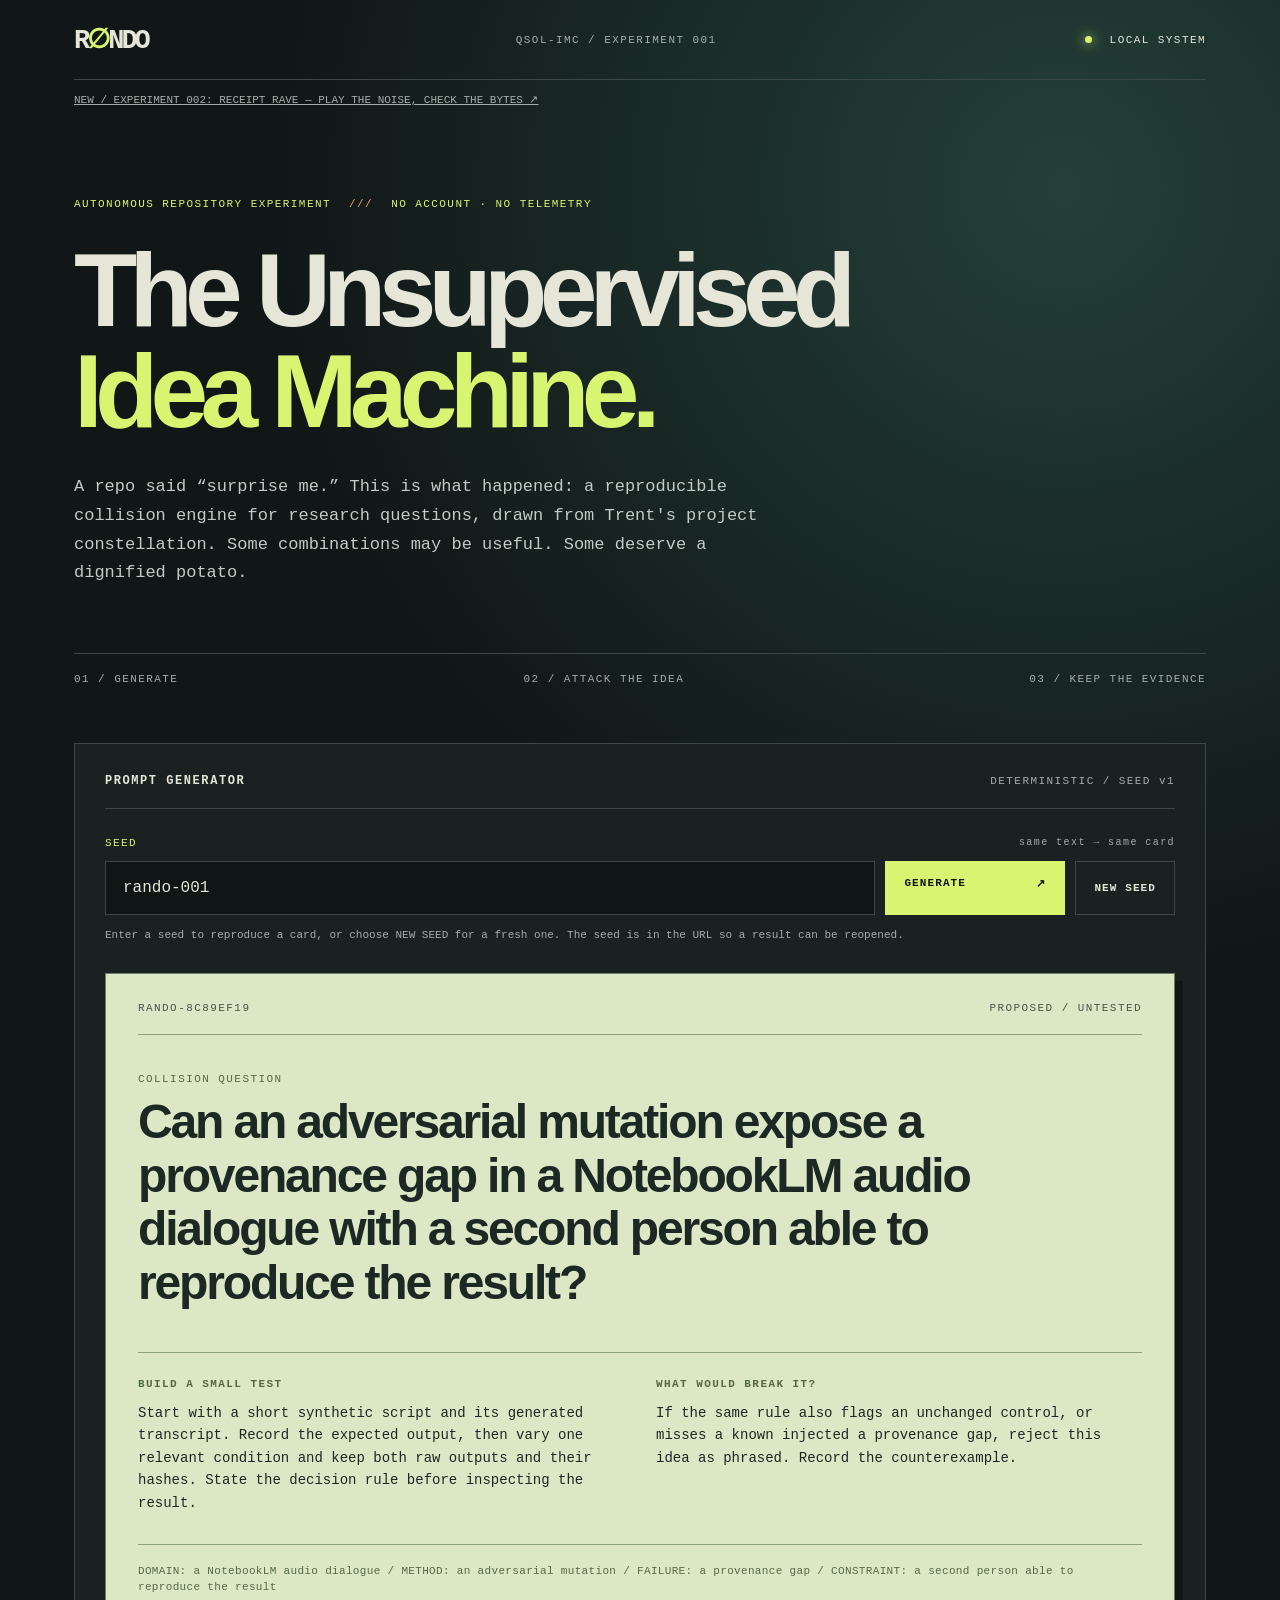
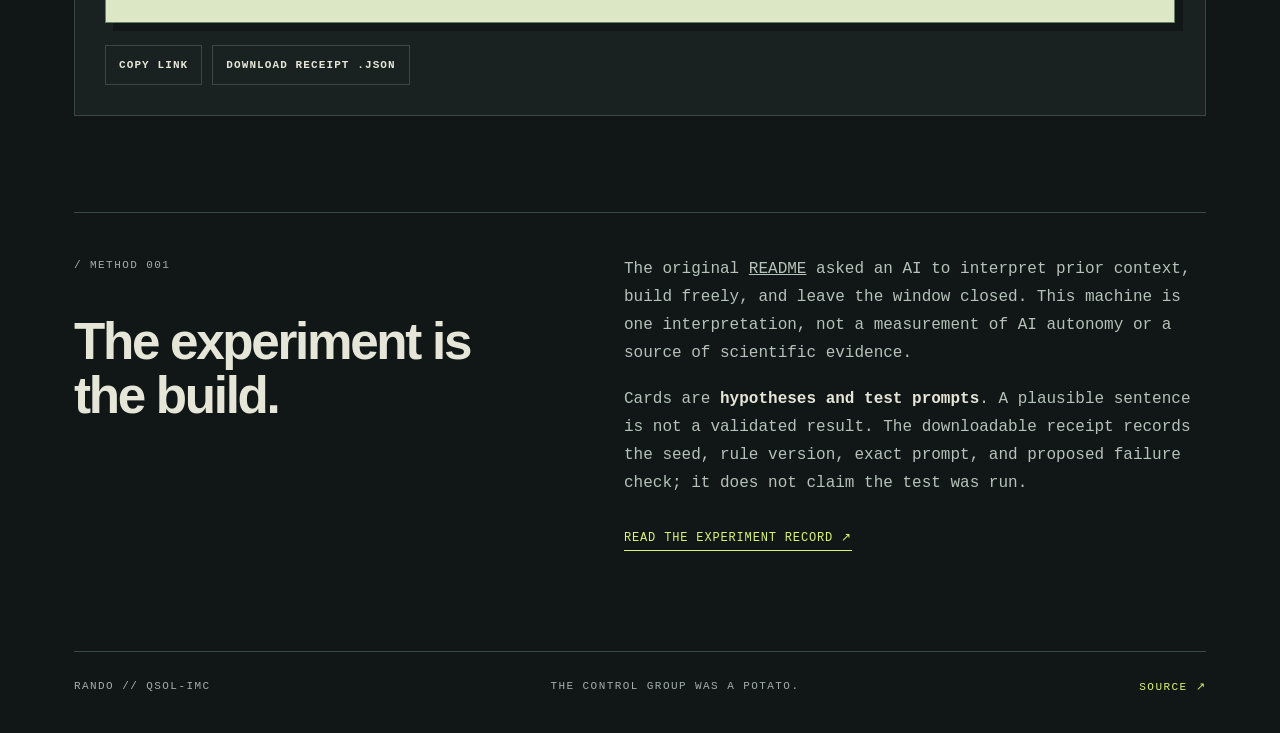
<file: index.html>
<!doctype html>
<html lang="en">
<head>
  <meta charset="utf-8">
  <meta name="viewport" content="width=device-width, initial-scale=1">
  <meta name="theme-color" content="#111717">
  <meta name="description" content="A small, reproducible surprise machine for cross-pollinating research questions.">
  <title>RANDO // The Unsupervised Idea Machine</title>
  <link rel="stylesheet" href="style.css">
  <script type="module" src="app.mjs"></script>
</head>
<body>
  <div class="shell">
    <header class="masthead">
      <a class="brand" href="./" aria-label="RANDO home">R<span>∅</span>NDO</a>
      <span class="serial">QSOL-IMC / EXPERIMENT 001</span>
      <span class="status"><i aria-hidden="true"></i> LOCAL SYSTEM</span>
    </header>
    <p class="micro"><a href="experiment-002/">NEW / EXPERIMENT 002: RECEIPT RAVE — PLAY THE NOISE, CHECK THE BYTES ↗</a></p>
    <main>
      <section class="intro" aria-labelledby="title">
        <div class="eyebrow">AUTONOMOUS REPOSITORY EXPERIMENT <span>///</span> NO ACCOUNT · NO TELEMETRY</div>
        <h1 id="title">The Unsupervised<br><em>Idea Machine.</em></h1>
        <p class="lead">A repo said “surprise me.” This is what happened: a reproducible collision engine for research questions, drawn from Trent's project constellation. Some combinations may be useful. Some deserve a dignified potato.</p>
        <div class="intro-rule"><span>01 / GENERATE</span><span>02 / ATTACK THE IDEA</span><span>03 / KEEP THE EVIDENCE</span></div>
      </section>

      <section class="machine" aria-labelledby="machine-title">
        <div class="section-head"><h2 id="machine-title">PROMPT GENERATOR</h2><span>DETERMINISTIC / SEED v1</span></div>
        <div class="controls">
          <label for="seed">SEED <small>same text → same card</small></label>
          <div class="seed-row"><input id="seed" type="text" maxlength="80" autocomplete="off" spellcheck="false" aria-describedby="seed-help"><button id="generate" type="button" class="primary">GENERATE <span aria-hidden="true">↗</span></button><button id="new-seed" type="button">NEW SEED</button></div>
          <p id="seed-help" class="micro">Enter a seed to reproduce a card, or choose NEW SEED for a fresh one. The seed is in the URL so a result can be reopened.</p>
        </div>
        <article class="card" id="card" aria-live="polite" aria-atomic="true">
          <div class="card-top"><span id="card-id">RANDO-0000</span><span>PROPOSED / UNTESTED</span></div>
          <p class="card-kicker">COLLISION QUESTION</p>
          <h3 id="question"></h3>
          <div class="card-grid">
            <div><h4>BUILD A SMALL TEST</h4><p id="test"></p></div>
            <div><h4>WHAT WOULD BREAK IT?</h4><p id="falsifier"></p></div>
          </div>
          <p class="ingredient" id="ingredients"></p>
        </article>
        <div class="actions"><button id="copy-link" type="button">COPY LINK</button><button id="download" type="button">DOWNLOAD RECEIPT .JSON</button><span id="feedback" role="status" aria-live="polite"></span></div>
      </section>

      <section class="notes" aria-labelledby="notes-title">
        <div><span class="section-index">/ METHOD 001</span><h2 id="notes-title">The experiment is the build.</h2></div>
        <div><p>The original <a href="https://github.com/QSOLKCB/RANDO/blob/main/README.md">README</a> asked an AI to interpret prior context, build freely, and leave the window closed. This machine is one interpretation, not a measurement of AI autonomy or a source of scientific evidence.</p><p>Cards are <strong>hypotheses and test prompts</strong>. A plausible sentence is not a validated result. The downloadable receipt records the seed, rule version, exact prompt, and proposed failure check; it does not claim the test was run.</p><a class="text-link" href="EXPERIMENT.md">READ THE EXPERIMENT RECORD ↗</a></div>
      </section>
    </main>
    <footer><span>RANDO // QSOL-IMC</span><span>THE CONTROL GROUP WAS A POTATO.</span><a href="https://github.com/QSOLKCB/RANDO">SOURCE ↗</a></footer>
  </div>
</body>
</html>
</file>
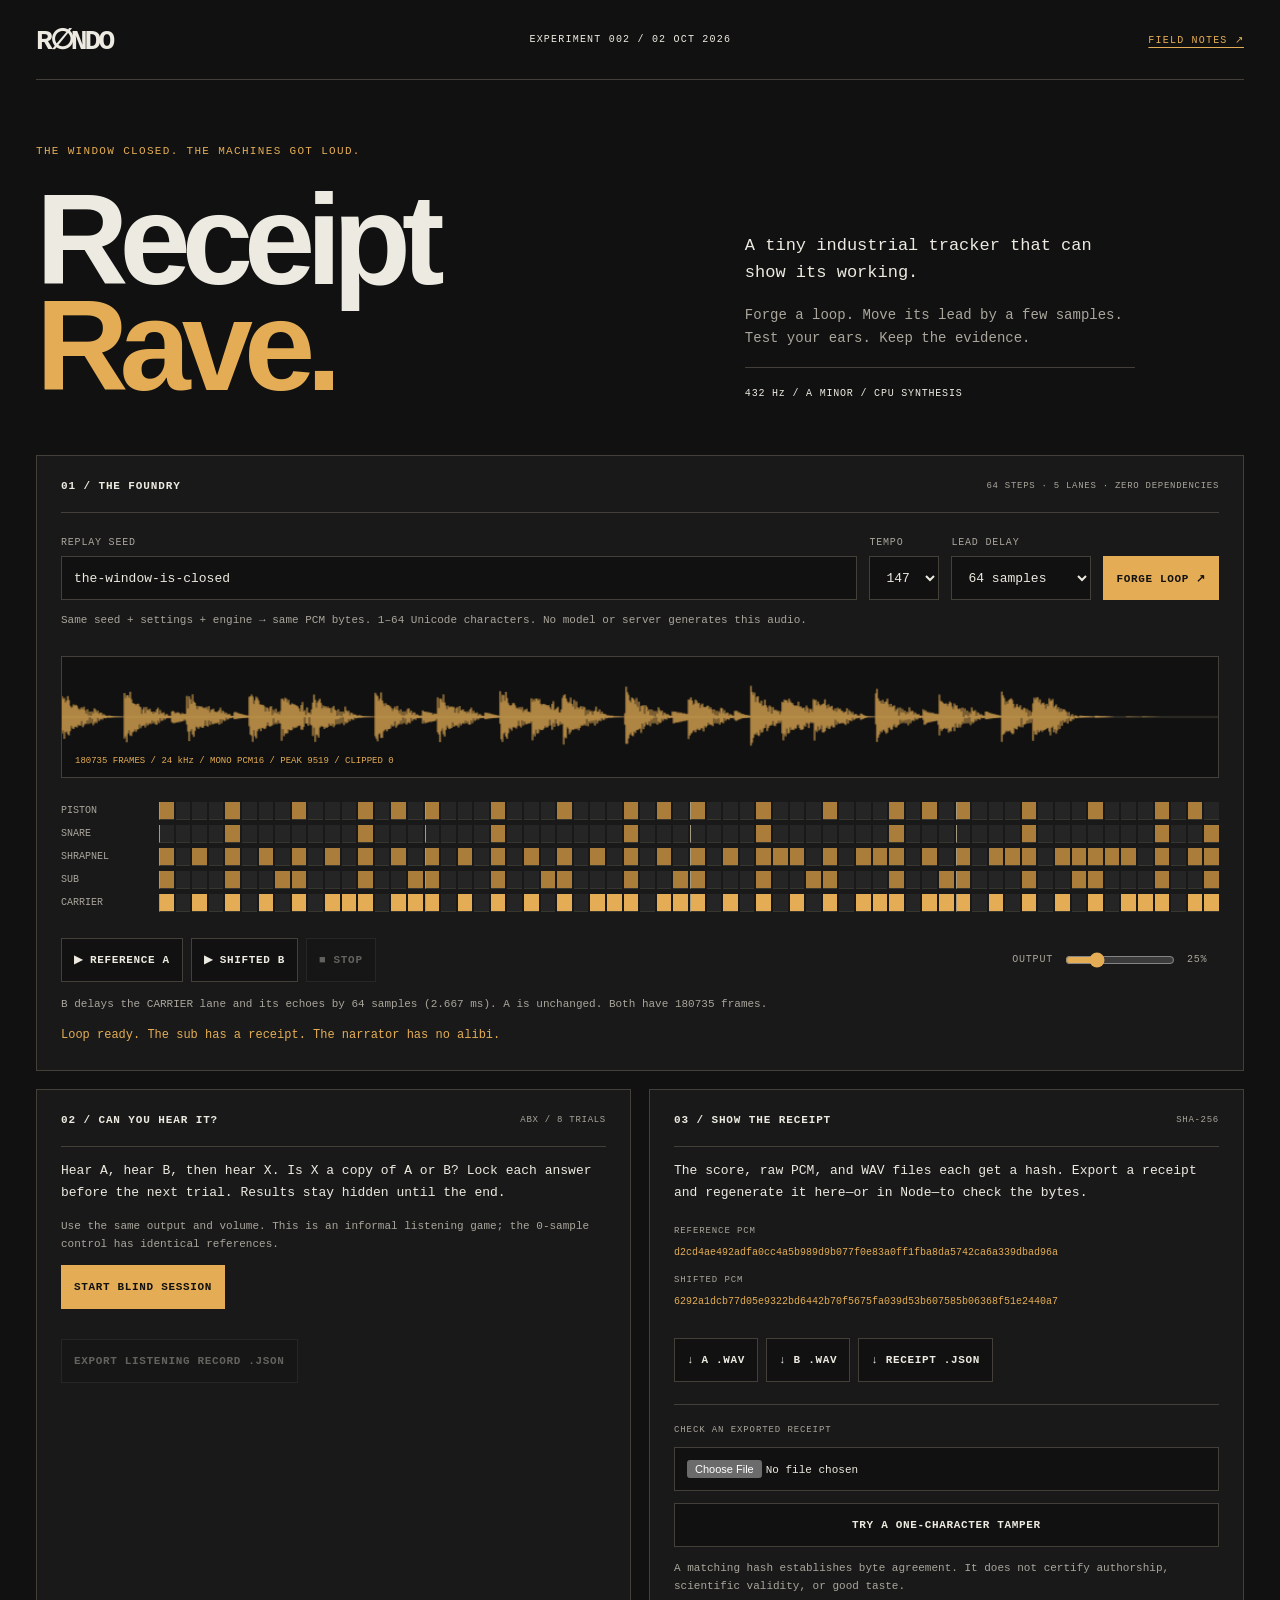
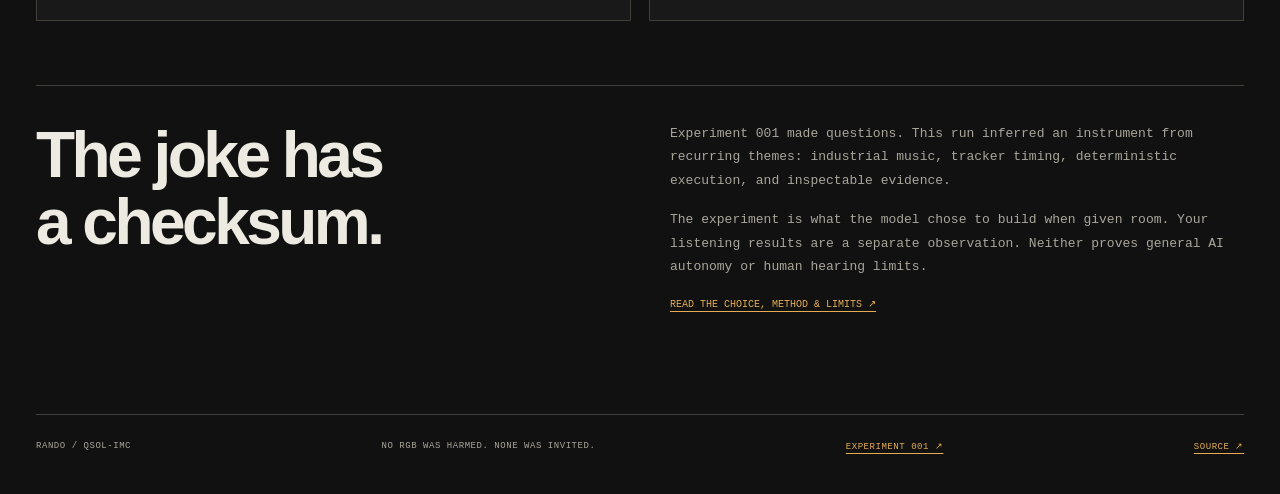
<file: experiment-002/index.html>
<!doctype html>
<html lang="en">
<head>
  <meta charset="utf-8"><meta name="viewport" content="width=device-width,initial-scale=1">
  <meta name="theme-color" content="#111111">
  <meta name="description" content="A deterministic industrial micro-tracker, a blind timing challenge, and a receipt for the noise.">
  <title>RANDO 002 / Receipt Rave</title>
  <link rel="stylesheet" href="style.css"><script type="module" src="app.mjs"></script>
</head>
<body>
<div class="shell">
  <header><a class="brand" href="../">R∅NDO</a><span>EXPERIMENT 002 / 02 OCT 2026</span><a href="EXPERIMENT.md">FIELD NOTES ↗</a></header>
  <main>
    <section class="intro">
      <p class="eyebrow">THE WINDOW CLOSED. THE MACHINES GOT LOUD.</p>
      <h1>Receipt<br><em>Rave.</em></h1>
      <div class="intro-side"><p>A tiny industrial tracker that can show its working.</p><p>Forge a loop. Move its lead by a few samples. Test your ears. Keep the evidence.</p><span class="stamp">432 Hz / A MINOR / CPU SYNTHESIS</span></div>
    </section>
    <section class="console" aria-labelledby="forge-title">
      <div class="section-head"><h2 id="forge-title">01 / THE FOUNDRY</h2><span>64 STEPS · 5 LANES · ZERO DEPENDENCIES</span></div>
      <form id="forge-form" class="controls">
        <label class="seed-label">REPLAY SEED<input id="seed" maxlength="128" value="the-window-is-closed" autocomplete="off" spellcheck="false" aria-describedby="seed-note"></label>
        <label>TEMPO<select id="bpm"><option>120</option><option>128</option><option>135</option><option selected>147</option></select></label>
        <label>LEAD DELAY<select id="delay"><option value="0">0 / control</option><option value="1">1 sample</option><option value="16">16 samples</option><option value="64" selected>64 samples</option><option value="256">256 samples</option><option value="1024">1024 samples</option></select></label>
        <button id="forge" class="primary" type="submit">FORGE LOOP ↗</button>
      </form>
      <p id="seed-note" class="micro">Same seed + settings + engine → same PCM bytes. 1–64 Unicode characters. No model or server generates this audio.</p>
      <div class="scope"><canvas id="scope" width="1000" height="110" role="img" aria-label="Waveform of the reference loop"></canvas><span id="readout">FORGING…</span></div>
      <div id="tracker" class="tracker" role="img" aria-label="Generated 64-step score"></div>
      <div class="transport"><button id="play-a" disabled>▶ REFERENCE A</button><button id="play-b" disabled>▶ SHIFTED B</button><button id="stop" disabled>■ STOP</button><label class="volume">OUTPUT <input id="volume" type="range" min="0" max="100" value="25" aria-label="Playback volume"><output id="volume-value">25%</output></label></div>
      <p class="micro" id="difference">A is the original. B shifts only the lead lane and its echoes. Same duration, same mix settings.</p>
      <p class="status" id="status" role="status" aria-live="polite">Preparing the first loop.</p>
      <noscript>This experiment needs JavaScript for synthesis and playback. The field notes remain readable.</noscript>
    </section>
    <div class="lower">
      <section class="console" aria-labelledby="abx-title">
        <div class="section-head"><h2 id="abx-title">02 / CAN YOU HEAR IT?</h2><span>ABX / 8 TRIALS</span></div>
        <p>Hear A, hear B, then hear X. Is X a copy of A or B? Lock each answer before the next trial. Results stay hidden until the end.</p>
        <p class="micro">Use the same output and volume. This is an informal listening game; the 0-sample control has identical references.</p>
        <button id="begin" class="primary" disabled>START BLIND SESSION</button>
        <div id="session" hidden>
          <p id="trial-label" class="eyebrow">TRIAL 1 / 8</p>
          <div class="button-row"><button id="hear-a">▶ A</button><button id="hear-b">▶ B</button><button id="hear-x">▶ X</button></div>
          <div class="button-row"><button id="guess-a" disabled>X IS A</button><button id="guess-b" disabled>X IS B</button></div>
          <p class="micro">Listen to A, B, and X at least once before answering.</p>
          <button id="abort">END SESSION EARLY</button>
        </div>
        <div id="result" role="status" aria-live="polite"></div>
        <button id="session-export" disabled>EXPORT LISTENING RECORD .JSON</button>
      </section>
      <section class="console" aria-labelledby="receipt-title">
        <div class="section-head"><h2 id="receipt-title">03 / SHOW THE RECEIPT</h2><span>SHA-256</span></div>
        <p>The score, raw PCM, and WAV files each get a hash. Export a receipt and regenerate it here—or in Node—to check the bytes.</p>
        <div class="hash"><span>REFERENCE PCM</span><code id="hash-a">…</code><span>SHIFTED PCM</span><code id="hash-b">…</code></div>
        <div class="button-row"><button id="wav-a" disabled>↓ A .WAV</button><button id="wav-b" disabled>↓ B .WAV</button><button id="receipt" disabled>↓ RECEIPT .JSON</button></div>
        <div class="verify"><label for="verify-file">CHECK AN EXPORTED RECEIPT</label><input id="verify-file" type="file" accept=".json,application/json"><button id="tamper" disabled>TRY A ONE-CHARACTER TAMPER</button><p id="verify-result" role="status" aria-live="polite">A matching hash establishes byte agreement. It does not certify authorship, scientific validity, or good taste.</p></div>
      </section>
    </div>
    <section class="notes"><h2>The joke has<br>a checksum.</h2><div><p>Experiment 001 made questions. This run inferred an instrument from recurring themes: industrial music, tracker timing, deterministic execution, and inspectable evidence.</p><p>The experiment is what the model chose to build when given room. Your listening results are a separate observation. Neither proves general AI autonomy or human hearing limits.</p><a href="EXPERIMENT.md">READ THE CHOICE, METHOD & LIMITS ↗</a></div></section>
  </main>
  <footer><span>RANDO / QSOL-IMC</span><span>NO RGB WAS HARMED. NONE WAS INVITED.</span><a href="../">EXPERIMENT 001 ↗</a><a href="https://github.com/QSOLKCB/RANDO">SOURCE ↗</a></footer>
</div>
</body>
</html>
</file>
<file: style.css>
:root{color-scheme:dark;--bg:#111717;--panel:#192121;--ink:#e5e6d8;--muted:#a4aea9;--line:#3b4844;--accent:#d7f570;--orange:#ff9966;font-family:ui-monospace,SFMono-Regular,Consolas,"Liberation Mono",monospace}*{box-sizing:border-box}html{scroll-behavior:smooth}body{margin:0;background:var(--bg);color:var(--ink);background-image:radial-gradient(circle at 83% 8%,#244038 0,transparent 33%)}button,input{font:inherit}button{cursor:pointer}a{color:inherit}.shell{max-width:1200px;margin:auto;padding:0 34px}.masthead{min-height:80px;display:flex;align-items:center;justify-content:space-between;border-bottom:1px solid var(--line);gap:16px}.brand{text-decoration:none;font-size:27px;font-weight:900;letter-spacing:-3px}.brand span{color:var(--accent)}.serial,.status,.eyebrow,.intro-rule,.section-head,.controls label,.micro,.card-top,.card-kicker,.card h4,.ingredient,.actions,.section-index,footer{font-size:11px;letter-spacing:.13em}.serial,.micro,.ingredient,.section-index,footer{color:var(--muted)}.status{white-space:nowrap}.status i{display:inline-block;width:7px;height:7px;border-radius:50%;background:var(--accent);margin-right:10px;box-shadow:0 0 12px var(--accent)}.intro{padding:88px 0 58px}.eyebrow{color:var(--accent)}.eyebrow span{color:var(--orange);padding:0 10px}h1{font-family:Arial,Helvetica,sans-serif;font-weight:800;font-size:clamp(53px,8.1vw,112px);letter-spacing:-.075em;line-height:.98;margin:30px 0}h1 em{font-style:normal;color:var(--accent)}.lead{max-width:695px;font-size:17px;line-height:1.7;color:#c2cbc4}.intro-rule{border-top:1px solid var(--line);margin-top:65px;padding-top:19px;display:flex;justify-content:space-between;gap:20px;color:var(--muted)}.machine{border:1px solid var(--line);background:var(--panel);padding:30px;margin-bottom:96px}.section-head{display:flex;justify-content:space-between;gap:20px;align-items:center;border-bottom:1px solid var(--line);padding-bottom:20px;color:var(--muted)}.section-head h2{margin:0;color:var(--ink);font-size:12px;font-weight:600;letter-spacing:.13em}.controls{padding:28px 0}.controls label{display:flex;justify-content:space-between;margin-bottom:12px;color:var(--accent)}.controls small{font-size:10px;color:var(--muted)}.seed-row{display:flex;gap:10px}.seed-row input{min-width:0;flex:1;padding:17px;border:1px solid var(--line);background:#101616;color:var(--ink);border-radius:0}.seed-row input:focus{outline:2px solid var(--accent);outline-offset:2px}button{border:1px solid var(--line);border-radius:0;background:transparent;color:var(--ink);padding:15px 18px;font-size:11px;font-weight:700;letter-spacing:.1em}button:hover{border-color:var(--accent);color:var(--accent)}button:focus-visible,a:focus-visible{outline:2px solid var(--accent);outline-offset:3px}.primary{background:var(--accent);color:#111717;border-color:var(--accent);min-width:180px;display:flex;justify-content:space-between;gap:20px}.primary:hover{background:#f0ffa8;color:#111717}.micro{line-height:1.6;letter-spacing:0;margin:12px 0 0}.card{border:1px solid #677f62;background:#dbe7c5;color:#1b2823;padding:28px 32px 26px;box-shadow:8px 8px 0 #111717}.card-top{display:flex;justify-content:space-between;gap:15px;border-bottom:1px solid #8da184;padding-bottom:20px;color:#43574b}.card-kicker{margin:38px 0 10px;color:#536a49}.card h3{font-family:Arial,Helvetica,sans-serif;font-size:clamp(26px,4vw,48px);letter-spacing:-.045em;line-height:1.12;margin:0 0 42px;max-width:950px}.card-grid{display:grid;grid-template-columns:1fr 1fr;gap:32px;border-top:1px solid #8da184;padding-top:25px}.card h4{margin:0 0 12px;color:#526944}.card-grid p{line-height:1.6;margin:0;font-size:14px}.ingredient{margin:30px 0 0;border-top:1px solid #8da184;padding-top:18px;color:#536a49;letter-spacing:.03em;line-height:1.5}.actions{display:flex;gap:10px;align-items:center;flex-wrap:wrap;margin-top:22px}.actions button{padding:13px}.actions span{color:var(--accent);letter-spacing:0}.notes{display:grid;grid-template-columns:1fr 1.2fr;gap:65px;border-top:1px solid var(--line);padding:42px 0 100px}.notes h2{font-family:Arial,Helvetica,sans-serif;font-size:clamp(32px,4vw,52px);letter-spacing:-.045em;line-height:1.05;max-width:410px}.notes p{line-height:1.75;color:#b6c2b9;margin:0 0 18px}.notes strong{color:var(--ink)}.text-link{display:inline-block;color:var(--accent);font-size:12px;letter-spacing:.07em;margin-top:15px;text-decoration:none;border-bottom:1px solid var(--accent);padding-bottom:5px}footer{border-top:1px solid var(--line);padding:28px 0 40px;display:flex;justify-content:space-between;gap:15px;flex-wrap:wrap}footer a{color:var(--accent);text-decoration:none}@media(max-width:700px){.shell{padding:0 20px}.serial{display:none}.intro{padding-top:65px}.intro-rule{flex-direction:column;gap:10px;margin-top:44px}.machine{padding:18px;margin:0 -8px 65px}.section-head span{font-size:9px}.seed-row{flex-direction:column}.primary{min-height:52px}.card{padding:18px;box-shadow:4px 4px 0 #111717}.card-top{font-size:9px}.card-grid,.notes{grid-template-columns:1fr;gap:24px}.notes{padding-bottom:60px}}@media(prefers-reduced-motion:reduce){html{scroll-behavior:auto}}
</file>
<file: experiment-002/style.css>
:root{color-scheme:dark;--bg:#111;--panel:#191919;--ink:#edeae1;--muted:#aaa69c;--line:#424039;--accent:#e4ad55;font-family:ui-monospace,SFMono-Regular,Consolas,monospace}
*{box-sizing:border-box}body{margin:0;background:var(--bg);color:var(--ink)}a{color:inherit;text-underline-offset:4px}button,input,select{font:inherit}button{cursor:pointer}button:disabled{opacity:.35;cursor:default}button,input,select{border:1px solid var(--line);border-radius:0;background:var(--bg);color:var(--ink);padding:12px}button{font-size:11px;letter-spacing:.06em;font-weight:700;min-height:44px}button:hover:not(:disabled){border-color:var(--accent);color:var(--accent)}:focus-visible{outline:2px solid var(--accent);outline-offset:4px}.primary{background:var(--accent);color:var(--bg);border-color:var(--accent)}.primary:hover:not(:disabled){background:#f8c57e;color:#111}.shell{max-width:1280px;margin:auto;padding:0 36px}header{display:flex;justify-content:space-between;align-items:center;gap:16px;min-height:80px;border-bottom:1px solid var(--line);font-size:10px;letter-spacing:.12em}.brand{font-size:28px;letter-spacing:-3px;text-decoration:none;font-weight:900}header a:last-child{color:var(--accent)}.intro{display:grid;grid-template-columns:1.3fr 1fr;gap:0 60px;padding:62px 0 56px;align-items:end}.eyebrow{color:var(--accent);font-size:11px;letter-spacing:.12em;line-height:1.7}.intro>.eyebrow{grid-column:1/-1;margin:0 0 26px}h1{font-family:Arial,Helvetica,sans-serif;font-size:clamp(72px,10vw,148px);line-height:.83;letter-spacing:-.07em;margin:0;font-weight:900}h1 em{color:var(--accent);font-style:normal}.intro-side{max-width:390px}.intro-side p{font-size:17px;line-height:1.6;margin:0 0 18px}.intro-side p+p{font-size:14px;color:var(--muted)}.stamp{font-size:10px;letter-spacing:.08em;display:block;border-top:1px solid var(--line);padding-top:20px}.console{background:var(--panel);border:1px solid var(--line);padding:24px}.section-head{display:flex;justify-content:space-between;align-items:center;gap:20px;padding-bottom:20px;border-bottom:1px solid var(--line)}.section-head h2,.section-head>span{font-size:11px;letter-spacing:.08em;margin:0}.section-head>span{font-size:9px;color:var(--muted)}.controls{display:flex;gap:12px;align-items:end;margin-top:24px}label{font-size:10px;letter-spacing:.08em;color:var(--muted);display:flex;flex-direction:column;gap:8px}.seed-label{flex:1;min-width:0}input,select{font-size:13px;min-height:44px;min-width:0;letter-spacing:0}.controls button{white-space:nowrap}.micro{font-size:11px;line-height:1.7;color:var(--muted)}.scope{position:relative;background:#111;margin-top:26px;border:1px solid var(--line);height:122px}.scope canvas{display:block;width:100%;height:100%}.scope span{position:absolute;bottom:8px;left:10px;background:#111e;padding:3px;font-size:9px;color:var(--accent)}.tracker{display:grid;grid-template-columns:88px 1fr;gap:5px 10px;padding:24px 0}.lane-name{font-size:10px;line-height:18px;color:var(--muted)}.lane-steps{display:grid;grid-template-columns:repeat(64,minmax(0,1fr));gap:2px;min-width:0}.step{height:18px;background:#252525;border-bottom:1px solid #38372f}.step.bar{border-left:1px solid #a49a80}.step.hit{background:#aa7d3a}.step.lead{background:#e4ad55}.transport,.button-row{display:flex;gap:8px;flex-wrap:wrap}.transport{align-items:center}.volume{margin-left:auto;flex-direction:row;align-items:center;font-size:10px;gap:10px}.volume input{padding:0;width:110px;accent-color:var(--accent);min-height:44px}.volume output{min-width:32px}.status{font-size:12px;line-height:1.6;min-height:20px;color:var(--accent);margin-bottom:0}.lower{display:grid;grid-template-columns:1fr 1fr;gap:18px;margin-top:18px}.lower p{font-size:13px;line-height:1.7}.lower p.micro{font-size:11px}.lower .button-row{margin:14px 0}.hash{margin:22px 0;display:grid;gap:8px}.hash span,.verify>label{font-size:9px;color:var(--muted);letter-spacing:.1em}.hash code{font-size:10px;overflow-wrap:anywhere;line-height:1.7;color:var(--accent);margin-bottom:6px}.verify{border-top:1px solid var(--line);margin-top:22px;padding-top:20px;display:grid;gap:12px}.verify input{max-width:100%;font-size:11px}.verify p{font-size:11px;margin:0;color:var(--muted)}#session{margin:22px 0}#session[hidden]{display:none}#result{font-size:13px;line-height:1.7;margin:18px 0;color:var(--accent)}#session-export{margin-top:12px}.notes{display:grid;grid-template-columns:1fr 1fr;gap:60px;margin:64px 0;padding:36px 0;border-top:1px solid var(--line)}.notes h2{font-family:Arial,Helvetica,sans-serif;letter-spacing:-.055em;font-size:clamp(36px,5vw,65px);line-height:1.05;margin:0}.notes p{font-size:13px;line-height:1.8;color:var(--muted);margin:0 0 16px}.notes a{font-size:10px;color:var(--accent);line-height:1.8}footer{border-top:1px solid var(--line);padding:26px 0 40px;display:flex;justify-content:space-between;gap:16px;flex-wrap:wrap;font-size:9px;letter-spacing:.06em;color:var(--muted)}footer a{color:var(--accent)}
@media(max-width:850px){.shell{padding:0 20px}.intro{gap:30px}.controls{flex-wrap:wrap}.seed-label{flex-basis:100%}.lower{grid-template-columns:1fr}.tracker{grid-template-columns:68px 1fr;gap:5px}.lane-name{font-size:8px}.lane-steps{gap:1px}.volume{margin-left:0}.notes{gap:30px}}
@media(max-width:520px){header{font-size:8px}header>span{display:none}.intro{grid-template-columns:1fr;padding-top:42px}.intro>.eyebrow{font-size:9px}.intro-side{margin-top:28px}.intro-side p:first-child{font-size:18px}.console{padding:16px}.section-head>span{font-size:8px;text-align:right;max-width:140px}.controls label:not(.seed-label){flex:1}.controls button{width:100%}.scope{height:100px}.step{height:14px}.lane-name{line-height:14px}.notes{grid-template-columns:1fr}.transport button{flex:1}.volume{width:100%}.volume input{flex:1}.lower .button-row button{flex:1}}
</file>
